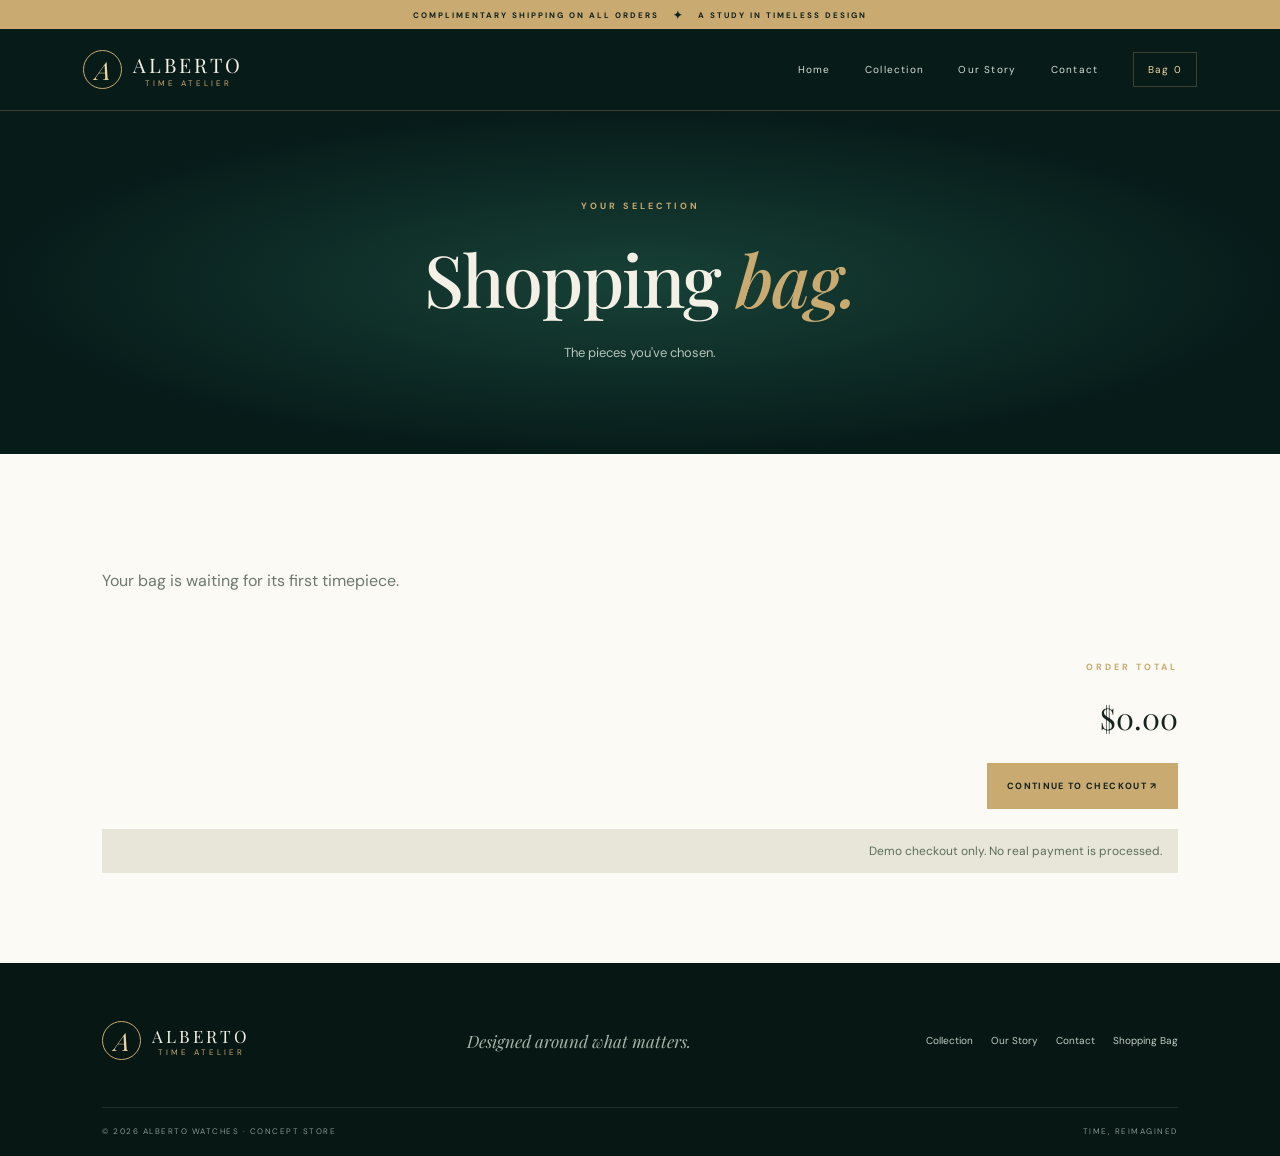
<file: cart.html>
<!doctype html><html lang="en"><head><meta charset="utf-8"><meta name="viewport" content="width=device-width,initial-scale=1"><title>Shopping Bag — ALBERTO</title><link rel="stylesheet" href="style.css"></head><body><div class="announcement">COMPLIMENTARY SHIPPING ON ALL ORDERS <span>✦</span> A STUDY IN TIMELESS DESIGN</div><header class="site-header"><a class="brand" href="index.html"><span class="brand-mark">A</span><span class="brand-word">ALBERTO<small>TIME ATELIER</small></span></a><button class="menu-toggle" id="menuToggle" aria-label="Toggle navigation" aria-expanded="false"><span></span><span></span></button><nav class="main-nav" id="mainNav"><a href="index.html">Home</a><a href="collection.html">Collection</a><a href="about.html">Our Story</a><a href="contact.html">Contact</a><a class="nav-bag active" href="cart.html">Bag <span id="navCount">0</span></a></nav></header><header class="page-heading"><p class="eyebrow centered">YOUR SELECTION</p><h1>Shopping <em>bag.</em></h1><p>The pieces you've chosen.</p></header><main class="page-content"><div id="cartItems"></div><div class="cart-total"><p class="eyebrow" style="justify-content:flex-end">ORDER TOTAL</p><h2 id="cartTotal">$0.00</h2><button class="button button-gold" id="checkoutButton">CONTINUE TO CHECKOUT ↗</button><div class="notice">Demo checkout only. No real payment is processed.</div></div></main><footer class="site-footer"><div class="footer-main"><a class="brand footer-brand" href="index.html"><span class="brand-mark">A</span><span class="brand-word">ALBERTO<small>TIME ATELIER</small></span></a><p>Designed around what matters.</p><div class="footer-links"><a href="collection.html">Collection</a><a href="about.html">Our Story</a><a href="contact.html">Contact</a><a href="cart.html">Shopping Bag</a></div></div><div class="footer-bottom"><span>© 2026 ALBERTO WATCHES · CONCEPT STORE</span><span>TIME, REIMAGINED</span></div></footer><script src="script.js"></script></body></html>
</file>
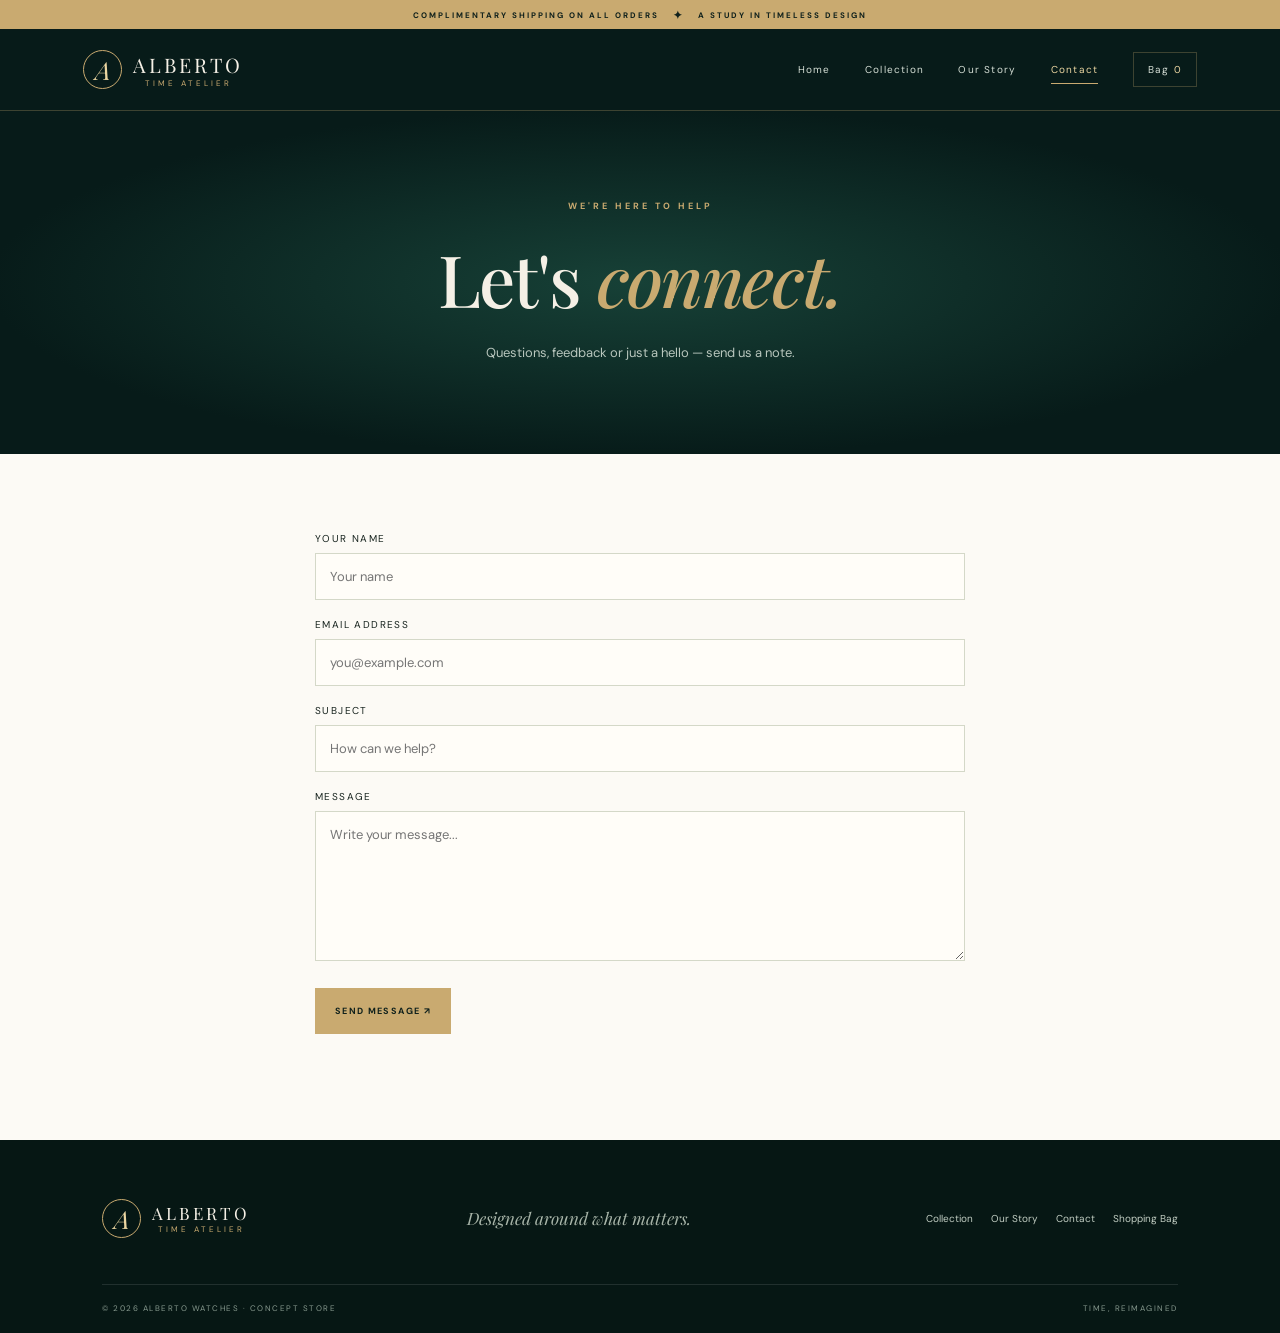
<file: contact.html>
<!doctype html><html lang="en"><head><meta charset="utf-8"><meta name="viewport" content="width=device-width,initial-scale=1"><title>Contact — ALBERTO</title><link rel="stylesheet" href="style.css"></head><body><div class="announcement">COMPLIMENTARY SHIPPING ON ALL ORDERS <span>✦</span> A STUDY IN TIMELESS DESIGN</div><header class="site-header"><a class="brand" href="index.html"><span class="brand-mark">A</span><span class="brand-word">ALBERTO<small>TIME ATELIER</small></span></a><button class="menu-toggle" id="menuToggle" aria-label="Toggle navigation" aria-expanded="false"><span></span><span></span></button><nav class="main-nav" id="mainNav"><a href="index.html">Home</a><a href="collection.html">Collection</a><a href="about.html">Our Story</a><a class="active" href="contact.html">Contact</a><a class="nav-bag" href="cart.html">Bag <span id="navCount">0</span></a></nav></header><header class="page-heading"><p class="eyebrow centered">WE'RE HERE TO HELP</p><h1>Let's <em>connect.</em></h1><p>Questions, feedback or just a hello — send us a note.</p></header><main class="page-content"><form class="contact-form" id="contactForm"><label for="name">YOUR NAME</label><input id="name" name="name" required placeholder="Your name"><label for="email">EMAIL ADDRESS</label><input id="email" name="email" type="email" required placeholder="you@example.com"><label for="subject">SUBJECT</label><input id="subject" name="subject" required placeholder="How can we help?"><label for="message">MESSAGE</label><textarea id="message" name="message" required placeholder="Write your message..."></textarea><button class="button button-gold" style="margin-top:22px" type="submit">SEND MESSAGE ↗</button><p id="formMessage" aria-live="polite"></p></form></main><footer class="site-footer"><div class="footer-main"><a class="brand footer-brand" href="index.html"><span class="brand-mark">A</span><span class="brand-word">ALBERTO<small>TIME ATELIER</small></span></a><p>Designed around what matters.</p><div class="footer-links"><a href="collection.html">Collection</a><a href="about.html">Our Story</a><a href="contact.html">Contact</a><a href="cart.html">Shopping Bag</a></div></div><div class="footer-bottom"><span>© 2026 ALBERTO WATCHES · CONCEPT STORE</span><span>TIME, REIMAGINED</span></div></footer><script src="script.js"></script></body></html>
</file>
<file: style.css>
@import url('https://fonts.googleapis.com/css2?family=DM+Sans:wght@400;500;600;700&family=Playfair+Display:ital,wght@0,500;0,600;0,700;1,500;1,600&display=swap');
:root{--forest:#071b19;--forest2:#0c2925;--forest3:#123a32;--gold:#c9aa70;--gold2:#ecd6a1;--ivory:#f5f0e6;--paper:#fcfaf5;--muted:#a8b2a9;--ink:#17231e;--line:rgba(201,170,112,.28)}
*{box-sizing:border-box}html{scroll-behavior:smooth;scroll-padding-top:90px}body{margin:0;background:var(--paper);color:var(--ink);font-family:"DM Sans",sans-serif}body.loading{overflow:hidden}a{color:inherit;text-decoration:none}img{display:block;max-width:100%}button{font:inherit}
.announcement{height:29px;display:flex;align-items:center;justify-content:center;gap:14px;background:var(--gold);color:#10211c;font-size:8px;font-weight:700;letter-spacing:2px}.announcement span{font-size:11px}
.site-header{height:82px;padding:0 clamp(20px,6.5vw,105px);display:flex;align-items:center;justify-content:space-between;gap:30px;background:var(--forest);color:var(--ivory);position:sticky;top:0;z-index:80;border-bottom:1px solid var(--line)}.brand{display:flex;align-items:center;gap:11px;flex-shrink:0}.brand-mark{height:39px;width:39px;border:1px solid var(--gold);border-radius:50%;display:grid;place-items:center;color:var(--gold2);font:italic 25px "Playfair Display",serif}.brand-word{font:20px "Playfair Display",serif;letter-spacing:3px}.brand-word small{display:block;text-align:center;font:8px "DM Sans",sans-serif;letter-spacing:3px;color:var(--gold)}.main-nav{margin-left:auto;display:flex;align-items:center;justify-content:flex-end;gap:clamp(17px,2.7vw,40px)}.main-nav a{position:relative;white-space:nowrap;color:#d6dfd6;font-size:10px;letter-spacing:1.2px;padding:12px 0;transition:color .3s}.main-nav a:after{content:"";height:1px;position:absolute;left:0;bottom:4px;width:100%;background:var(--gold);transform:scaleX(0);transform-origin:right;transition:transform .35s}.main-nav a:hover,.main-nav a.active{color:var(--gold2)}.main-nav a:hover:after,.main-nav a.active:after{transform:scaleX(1);transform-origin:left}.main-nav .nav-bag{padding:10px 14px;border:1px solid var(--line)}.main-nav .nav-bag:after{display:none}#navCount{color:var(--gold2)}.menu-toggle{display:none;background:none;border:1px solid var(--line);width:42px;height:42px;cursor:pointer}
.hero{position:relative;isolation:isolate;overflow:hidden;min-height:690px;display:grid;grid-template-columns:1fr 1fr;align-items:center;gap:25px;padding:68px clamp(25px,8vw,130px) 95px;background:radial-gradient(ellipse at 75% 46%,#174138 0%,#0b2823 35%,#071b19 74%);color:var(--ivory)}.hero:before{content:"";position:absolute;inset:0;z-index:-1;background:repeating-linear-gradient(125deg,transparent 0 90px,#ffffff05 91px 92px)}.hero-glow{position:absolute;width:600px;height:600px;right:9%;top:5%;border-radius:50%;background:#bca16b0c;filter:blur(50px);z-index:-1}.hero-copy{position:relative;z-index:2;max-width:570px}.eyebrow{display:flex;align-items:center;gap:10px;font-size:9px;font-weight:700;letter-spacing:3px;color:var(--gold)}.eyebrow>span{width:23px;height:1px;background:var(--gold)}.hero h1,.manifesto h2,.section-heading h2,.editorial-copy h2,.closing-cta h2,.page-heading h1{font-family:"Playfair Display",serif;font-weight:500;letter-spacing:-1.7px}.hero h1{font-size:clamp(52px,6.7vw,91px);line-height:1.02;margin:28px 0}.hero h1 em,.manifesto h2 em,.section-heading h2 em,.editorial-copy h2 em,.closing-cta h2 em,.page-heading h1 em{font-weight:500;color:var(--gold)}.hero-description{max-width:410px;color:#b8c6bd;font-size:13px;line-height:2}.hero-actions{display:flex;align-items:center;gap:23px;flex-wrap:wrap;margin-top:30px}.button{display:inline-flex;align-items:center;justify-content:center;gap:20px;padding:16px 19px;font-size:9px;font-weight:700;letter-spacing:1.35px;transition:transform .3s,background .3s,color .3s,border-color .3s,box-shadow .3s}.button span{font-size:15px}.button-gold{background:var(--gold);border:1px solid var(--gold);color:#10211c}.button-gold:hover{background:var(--gold2);border-color:var(--gold2);transform:translateY(-4px);box-shadow:0 14px 34px #c9aa7030}.text-action{font-size:9px;letter-spacing:1.4px;color:var(--ivory);padding-bottom:8px;border-bottom:1px solid var(--line);transition:color .3s,border-color .3s}.text-action:hover{color:var(--gold2);border-color:var(--gold2)}.hero-footnote{display:flex;align-items:center;gap:13px;margin-top:63px;color:#8ba097;font-size:8px;letter-spacing:2px}.hero-footnote span:first-child{color:var(--gold)}.hero-footnote i{width:52px;height:1px;background:var(--gold)}
.hero-visual{height:500px;position:relative;display:grid;place-items:center;perspective:1000px}.hero-ring{position:absolute;border:1px solid #c9aa7038;border-radius:50%;width:430px;height:430px;transform:rotate(-28deg) scaleY(.62)}.ring-b{width:500px;height:500px;transform:rotate(28deg) scaleY(.55);border-color:#c9aa7018}.hero-photo{height:445px;width:min(83%,390px);position:relative;z-index:2;overflow:hidden;border:1px solid #c9aa7040;box-shadow:0 35px 90px #0008;transform:rotate(2deg);transition:transform .75s cubic-bezier(.2,.8,.2,1),box-shadow .75s}.hero-photo:hover{transform:rotate(0) translateY(-8px);box-shadow:0 45px 110px #000b}.hero-photo img{height:100%;width:100%;object-fit:cover;filter:brightness(.82) saturate(.8);transition:transform 1.1s,filter .7s}.hero-photo:hover img{transform:scale(1.08) rotate(-2deg);filter:brightness(.98) saturate(1)}.hero-float{position:absolute;left:-3px;bottom:22px;z-index:5;display:flex;align-items:center;gap:12px;padding:16px 19px;background:#102d27;border:1px solid var(--line);box-shadow:0 18px 40px #0005}.float-dot{width:7px;height:7px;border-radius:50%;background:var(--gold2);box-shadow:0 0 15px var(--gold)}.hero-float small,.hero-float strong{display:block}.hero-float small{font-size:8px;letter-spacing:2px;color:var(--gold)}.hero-float strong{font:15px "Playfair Display",serif;margin-top:5px}.vertical-note{position:absolute;right:-20px;top:45%;writing-mode:vertical-rl;font-size:8px;letter-spacing:3px;color:#89a197}.hero-bottom{position:absolute;bottom:0;left:clamp(25px,8vw,130px);right:clamp(25px,8vw,130px);height:56px;display:flex;align-items:center;gap:15px;border-top:1px solid #ffffff1b;color:#8da198;font-size:8px;letter-spacing:2px}.scroll-line{height:24px;width:1px;background:var(--gold);animation:pulse 1.7s infinite}@keyframes pulse{0%,100%{transform:scaleY(.5);opacity:.5}50%{transform:scaleY(1);opacity:1}}
.manifesto{text-align:center;padding:105px 22px;background:var(--ivory)}.centered{justify-content:center}.manifesto h2{font-size:clamp(40px,5vw,64px);line-height:1.12;margin:23px 0}.manifesto>p:last-child{font-size:13px;color:#77796d;line-height:1.9}.section-pad{padding:95px clamp(22px,8vw,130px)}.featured-section{background:#e8e6d8}.section-heading{display:flex;align-items:end;justify-content:space-between;gap:20px;margin-bottom:35px}.section-heading h2{font-size:clamp(38px,4vw,54px);margin:15px 0 0}.dark-action{color:var(--ink);white-space:nowrap;margin-bottom:10px}.product-grid{display:grid;grid-template-columns:repeat(3,minmax(0,1fr));gap:22px}.product-card{min-width:0;background:var(--paper);transition:transform .4s,box-shadow .4s}.product-card:hover{transform:translateY(-8px);box-shadow:0 22px 45px #17392b18}.product-photo{height:290px;background:#dcdacb;overflow:hidden;position:relative}.product-photo img{height:100%;width:100%;object-fit:cover;transition:transform .8s cubic-bezier(.2,.8,.2,1),filter .6s}.product-card:hover .product-photo img{transform:scale(1.07) rotate(1.5deg);filter:contrast(1.05)}.product-tag{position:absolute;top:13px;left:13px;z-index:2;background:#f9f5e8e8;padding:7px 9px;font-size:8px;letter-spacing:1.5px;color:#536454}.product-info{padding:20px}.product-info .category{font-size:8px;letter-spacing:1.7px;color:#8c764c}.product-info h3{font:22px "Playfair Display",serif;margin:9px 0}.product-bottom{display:flex;align-items:center;justify-content:space-between;gap:10px;margin-top:16px}.product-price{font-size:13px;font-weight:700}.add-button{border:1px solid var(--forest);background:var(--forest);color:var(--ivory);padding:11px 12px;font-size:9px;letter-spacing:1px;cursor:pointer;transition:background .3s,border-color .3s,color .3s}.add-button:hover{background:var(--gold);border-color:var(--gold);color:var(--forest)}
.editorial{display:grid;grid-template-columns:1fr 1fr;min-height:510px;background:var(--forest);color:var(--ivory)}.editorial-photo{overflow:hidden;min-height:420px}.editorial-photo img{width:100%;height:100%;object-fit:cover;filter:brightness(.7) saturate(.75);transition:transform 1s,filter .8s}.editorial-photo:hover img{transform:scale(1.06);filter:brightness(.9) saturate(.95)}.editorial-copy{align-self:center;padding:70px clamp(28px,7vw,100px)}.editorial-copy h2{font-size:clamp(39px,4.3vw,59px);line-height:1.1;margin:23px 0}.editorial-copy>p:not(.eyebrow){max-width:410px;color:#b8c6bd;font-size:13px;line-height:2;margin-bottom:28px}.button-outline{border:1px solid var(--gold);color:var(--gold2)}.button-outline:hover{background:var(--gold);color:var(--forest);transform:translateY(-3px)}.closing-cta{text-align:center;padding:90px 20px;background:#e0e3d5}.closing-cta h2{font-size:clamp(39px,5vw,64px);margin:20px 0 30px}
.site-footer{background:#061714;color:var(--ivory);padding:50px clamp(22px,8vw,130px) 20px}.footer-main{display:grid;grid-template-columns:1fr 1fr 1fr;align-items:center;gap:20px}.footer-brand .brand-word{font-size:17px}.footer-main>p{font:italic 17px "Playfair Display",serif;color:#a7b4a8}.footer-links{display:flex;justify-content:flex-end;flex-wrap:wrap;gap:18px}.footer-links a{font-size:10px;color:#c2cec3;transition:color .3s}.footer-links a:hover{color:var(--gold2)}.footer-bottom{border-top:1px solid #ffffff1c;margin-top:38px;padding-top:18px;display:flex;justify-content:space-between;gap:15px;font-size:8px;letter-spacing:1.5px;color:#87998e}
.page-heading{padding:80px 22px;text-align:center;background:radial-gradient(ellipse at center,#174137,#071b19 72%);color:var(--ivory)}.page-heading h1{font-size:clamp(44px,6vw,72px);margin:18px 0}.page-heading>p:last-child{color:#b8c6bd;font-size:13px}.page-content{min-height:45vh;padding:60px clamp(22px,8vw,130px) 90px;background:var(--paper)}.search-box{width:100%;max-width:460px;margin-bottom:28px;padding:14px 16px;border:1px solid #d4d8c8;background:#fffdf8;font:13px "DM Sans",sans-serif;outline:none}.search-box:focus{border-color:var(--gold);box-shadow:0 0 0 3px #c9aa7020}.story-page-grid{display:grid;grid-template-columns:1fr 1fr;gap:55px;align-items:center}.story-page-grid img{width:100%;max-height:500px;object-fit:cover}.story-page-grid p:not(.eyebrow){font-size:14px;line-height:2;color:#6c766d}.contact-form{max-width:650px;margin:auto}.contact-form label{display:block;font-size:10px;letter-spacing:1.4px;margin:18px 0 8px}.contact-form input,.contact-form textarea{width:100%;padding:14px;border:1px solid #d4d8c8;background:#fffdf8;font:13px "DM Sans",sans-serif;outline:none}.contact-form input:focus,.contact-form textarea:focus{border-color:var(--gold)}.contact-form textarea{min-height:150px;resize:vertical}.cart-row{display:grid;grid-template-columns:90px 1fr auto;gap:18px;align-items:center;padding:20px 0;border-bottom:1px solid #dce0d4}.cart-row img{width:90px;height:100px;object-fit:cover;background:#dcdacb}.cart-row h3{font:21px "Playfair Display",serif;margin:0 0 8px}.cart-row p{font-size:12px;color:#6d786d}.qty-controls{display:flex;align-items:center;gap:9px}.qty-controls button,.remove-button{background:transparent;border:1px solid #cbd1c3;padding:6px 10px;cursor:pointer}.remove-button{font-size:9px;color:#855b45}.cart-total{text-align:right;margin-top:30px}.cart-total h2{font:30px "Playfair Display",serif}.notice{padding:14px 16px;background:#e8e6d8;color:#5c6d5c;font-size:12px;margin-top:20px}.empty-state{padding:40px 0;color:#6d786d}
.reveal{opacity:0;transform:translateY(25px);transition:opacity .85s ease,transform .85s cubic-bezier(.2,.8,.2,1)}.reveal.is-visible{opacity:1;transform:translateY(0)}.product-card.reveal{transition:opacity .7s ease,transform .4s,box-shadow .4s}
.intro-screen{position:fixed;inset:0;z-index:9999;background:var(--forest);display:grid;place-items:center;overflow:hidden;transition:visibility 0s linear 1.55s}.shutter{position:absolute;top:0;bottom:0;width:50.2%;background:linear-gradient(135deg,#071b19,#123a32);z-index:2;transition:transform 1.35s cubic-bezier(.77,0,.18,1)}.shutter-left{left:0;border-right:1px solid #c9aa7040}.shutter-right{right:0;border-left:1px solid #c9aa7040}.intro-content{position:relative;z-index:3;text-align:center;color:var(--ivory);animation:logoReveal 1s .15s both}.intro-emblem{height:76px;width:76px;border:1px solid var(--gold);border-radius:50%;display:grid;place-items:center;margin:0 auto 15px;font:italic 48px "Playfair Display",serif;color:var(--gold2);box-shadow:0 0 40px #c9aa7015}.intro-brand{font:28px "Playfair Display",serif;letter-spacing:8px;margin:0 0 9px}.intro-tagline{font-size:8px;letter-spacing:4px;color:var(--gold2)}.intro-line{display:block;width:0;height:1px;background:var(--gold);margin:19px auto 0;animation:lineGrow .8s .55s forwards}.intro-screen.opening .shutter-left{transform:translateX(-101%)}.intro-screen.opening .shutter-right{transform:translateX(101%)}.intro-screen.opening .intro-content{animation:logoOut .4s forwards}.intro-screen.done{visibility:hidden}.intro-screen.done .shutter-left{transform:translateX(-101%)}.intro-screen.done .shutter-right{transform:translateX(101%)}@keyframes logoReveal{from{opacity:0;transform:translateY(16px) scale(.97)}to{opacity:1;transform:translateY(0) scale(1)}}@keyframes logoOut{to{opacity:0;transform:scale(1.05)}}@keyframes lineGrow{to{width:70px}}
@media(max-width:900px){.site-header{padding:0 4vw}.main-nav{gap:17px}.main-nav a{font-size:9px}.hero{padding-left:6vw;padding-right:6vw;grid-template-columns:1fr 1fr}.hero h1{font-size:clamp(46px,6vw,66px)}.hero-visual{height:420px}.hero-photo{height:370px}.hero-ring{width:350px;height:350px}.ring-b{width:410px;height:410px}.hero-bottom{left:6vw;right:6vw}.section-pad{padding-left:6vw;padding-right:6vw}.product-photo{height:245px}.footer-main{grid-template-columns:1fr 1fr}.footer-links{grid-column:1/-1;justify-content:flex-start}}
@media(max-width:680px){.announcement{font-size:7px;letter-spacing:1px;gap:8px}.site-header{height:72px;padding:0 20px}.brand-word{font-size:17px}.menu-toggle{display:flex;flex-direction:column;align-items:center;justify-content:center;gap:6px}.menu-toggle span{display:block;width:18px;height:1px;background:var(--gold2);transition:transform .3s}.menu-toggle[aria-expanded="true"] span:first-child{transform:translateY(3.5px) rotate(45deg)}.menu-toggle[aria-expanded="true"] span:last-child{transform:translateY(-3.5px) rotate(-45deg)}.main-nav{display:none;position:absolute;top:72px;left:0;right:0;margin:0;padding:15px 22px 25px;background:#071b19;border-top:1px solid var(--line);align-items:stretch;gap:3px}.main-nav.open{display:flex;flex-direction:column}.main-nav a{font-size:11px;padding:13px 0}.main-nav .nav-bag{border:0;padding:13px 0}.hero{grid-template-columns:1fr;padding:55px 23px 88px;gap:10px}.hero h1{font-size:55px}.hero-footnote{margin-top:38px}.hero-visual{height:390px;margin-top:10px}.hero-photo{width:min(78%,330px);height:350px}.hero-ring{width:320px;height:320px}.ring-b{width:370px;height:370px}.hero-float{left:0;bottom:8px;padding:13px}.vertical-note{right:-8px}.hero-bottom{left:23px;right:23px}.manifesto{padding:75px 22px}.section-pad{padding:70px 22px}.section-heading{align-items:flex-start}.section-heading h2{font-size:37px}.section-heading .text-action{font-size:7px;margin-top:34px}.product-grid{grid-template-columns:repeat(2,minmax(0,1fr));gap:12px}.product-photo{height:190px}.product-info{padding:13px}.product-info h3{font-size:18px}.product-info .category{font-size:7px;letter-spacing:1px}.product-bottom{align-items:flex-start;flex-direction:column}.add-button{width:100%}.editorial{grid-template-columns:1fr}.editorial-photo{height:290px;min-height:0}.editorial-copy{padding:55px 24px}.closing-cta{padding:70px 20px}.footer-main{grid-template-columns:1fr}.footer-links{grid-column:auto;justify-content:flex-start}.footer-bottom{flex-direction:column;font-size:7px}.page-heading{padding:60px 20px}.page-content{padding:42px 22px 65px}.story-page-grid{grid-template-columns:1fr;gap:25px}.cart-row{grid-template-columns:68px 1fr;gap:12px}.cart-row img{width:68px;height:80px}.cart-row>strong{grid-column:2}.cart-total{text-align:left}}
@media(prefers-reduced-motion:reduce){*,*::before,*::after{animation-duration:.01ms!important;transition-duration:.01ms!important;scroll-behavior:auto!important}.reveal{opacity:1;transform:none}}
</file>
